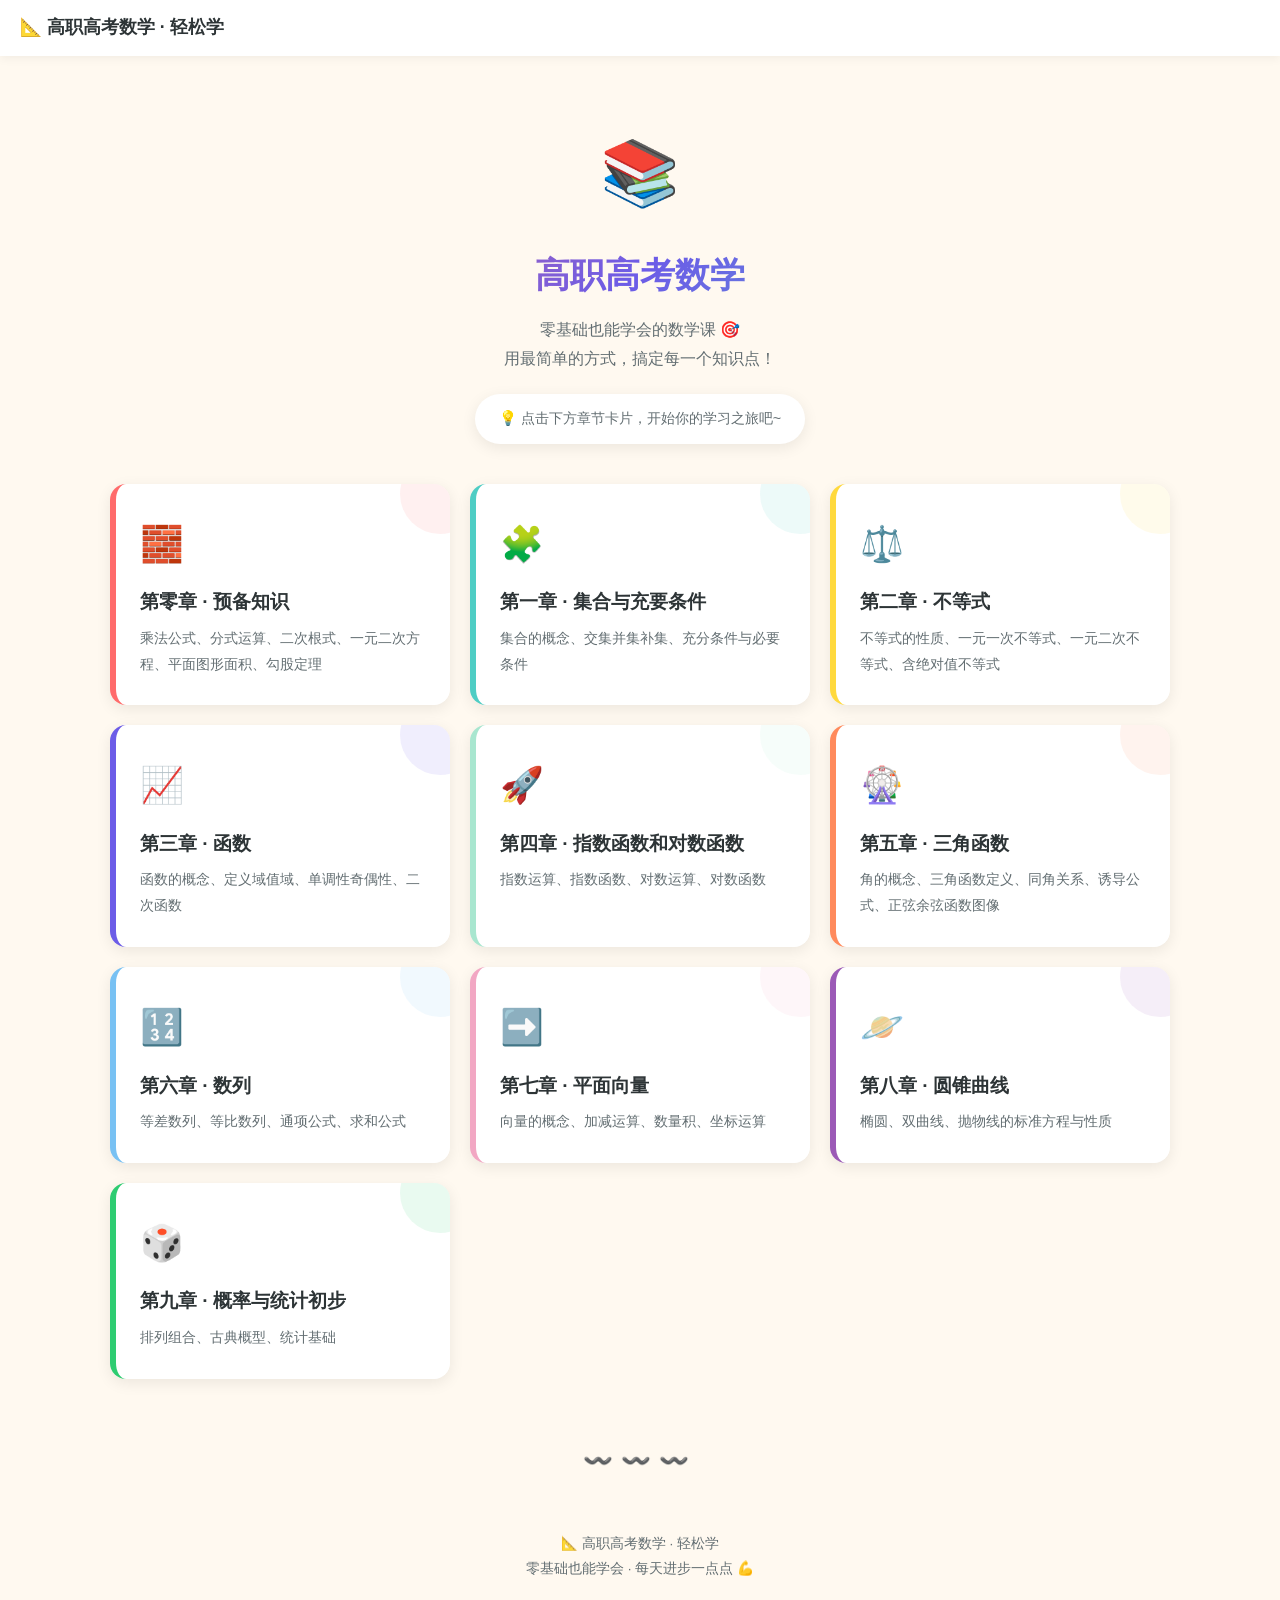
<file: index.html>
<!DOCTYPE html>
<html lang="zh-CN">

<head>
    <meta charset="UTF-8">
    <meta name="viewport" content="width=device-width, initial-scale=1.0">
    <title>高职高考数学 · 轻松学</title>
    <link rel="stylesheet" href="css/style.css">
    <style>
        /* 首页专属样式 */
        .hero {
            padding: 60px 20px 20px;
        }

        .hero .logo-emoji {
            font-size: 4rem;
            margin-bottom: 12px;
            animation: bounce 2s infinite;
        }

        @keyframes bounce {

            0%,
            100% {
                transform: translateY(0);
            }

            50% {
                transform: translateY(-10px);
            }
        }

        .hero h1 {
            background: linear-gradient(135deg, #FF6B6B, #6C5CE7, #4ECDC4);
            -webkit-background-clip: text;
            -webkit-text-fill-color: transparent;
            background-clip: text;
            font-size: 2.2rem;
        }

        .hero .slogan {
            margin-top: 10px;
            font-size: 1rem;
            color: var(--text-light);
            line-height: 1.8;
        }

        .hero .tips-box {
            display: inline-block;
            margin-top: 20px;
            padding: 12px 24px;
            background: #FFF;
            border-radius: 30px;
            box-shadow: var(--shadow);
            font-size: 0.9rem;
            color: var(--text-light);
        }

        .chapter-grid {
            padding-bottom: 40px;
        }

        /* 章节卡片悬浮装饰 */
        .chapter-card::after {
            content: '';
            position: absolute;
            top: -30px;
            right: -30px;
            width: 80px;
            height: 80px;
            border-radius: 50%;
            opacity: 0.1;
            background: var(--accent);
        }

        /* 底部波浪装饰 */
        .wave-divider {
            text-align: center;
            padding: 20px;
            font-size: 1.5rem;
            color: var(--text-light);
            letter-spacing: 8px;
        }
    </style>
</head>

<body>

    <!-- 顶部导航 -->
    <nav class="top-nav">
        <span class="nav-title">📐 高职高考数学 · 轻松学</span>
    </nav>

    <!-- 主视觉区 -->
    <section class="hero">
        <div class="logo-emoji">📚</div>
        <h1>高职高考数学</h1>
        <p class="slogan">零基础也能学会的数学课 🎯<br>用最简单的方式，搞定每一个知识点！</p>
        <div class="tips-box">
            💡 点击下方章节卡片，开始你的学习之旅吧~
        </div>
    </section>

    <!-- 章节卡片网格 -->
    <section class="chapter-grid">

        <!-- 第零章 -->
        <a href="chapters/chapter0.html" class="chapter-card animate-in delay-1"
            style="--accent: var(--ch0); border-left-color: var(--ch0);">
            <div class="ch-icon">🧱</div>
            <div class="ch-title">第零章 · 预备知识</div>
            <div class="ch-desc">乘法公式、分式运算、二次根式、一元二次方程、平面图形面积、勾股定理</div>
        </a>

        <!-- 第一章 -->
        <a href="chapters/chapter1.html" class="chapter-card animate-in delay-2"
            style="--accent: var(--ch1); border-left-color: var(--ch1);">
            <div class="ch-icon">🧩</div>
            <div class="ch-title">第一章 · 集合与充要条件</div>
            <div class="ch-desc">集合的概念、交集并集补集、充分条件与必要条件</div>
        </a>

        <!-- 第二章 -->
        <a href="chapters/chapter2.html" class="chapter-card animate-in delay-3"
            style="--accent: var(--ch2); border-left-color: var(--ch2);">
            <div class="ch-icon">⚖️</div>
            <div class="ch-title">第二章 · 不等式</div>
            <div class="ch-desc">不等式的性质、一元一次不等式、一元二次不等式、含绝对值不等式</div>
        </a>

        <!-- 第三章 -->
        <a href="chapters/chapter3.html" class="chapter-card animate-in delay-4"
            style="--accent: var(--ch3); border-left-color: var(--ch3);">
            <div class="ch-icon">📈</div>
            <div class="ch-title">第三章 · 函数</div>
            <div class="ch-desc">函数的概念、定义域值域、单调性奇偶性、二次函数</div>
        </a>

        <!-- 第四章 -->
        <a href="chapters/chapter4.html" class="chapter-card animate-in delay-5"
            style="--accent: var(--ch4); border-left-color: var(--ch4);">
            <div class="ch-icon">🚀</div>
            <div class="ch-title">第四章 · 指数函数和对数函数</div>
            <div class="ch-desc">指数运算、指数函数、对数运算、对数函数</div>
        </a>

        <!-- 第五章 -->
        <a href="chapters/chapter5.html" class="chapter-card animate-in delay-1"
            style="--accent: var(--ch5); border-left-color: var(--ch5);">
            <div class="ch-icon">🎡</div>
            <div class="ch-title">第五章 · 三角函数</div>
            <div class="ch-desc">角的概念、三角函数定义、同角关系、诱导公式、正弦余弦函数图像</div>
        </a>

        <!-- 第六章 -->
        <a href="chapters/chapter6.html" class="chapter-card animate-in delay-2"
            style="--accent: var(--ch6); border-left-color: var(--ch6);">
            <div class="ch-icon">🔢</div>
            <div class="ch-title">第六章 · 数列</div>
            <div class="ch-desc">等差数列、等比数列、通项公式、求和公式</div>
        </a>

        <!-- 第七章 -->
        <a href="chapters/chapter7.html" class="chapter-card animate-in delay-3"
            style="--accent: var(--ch7); border-left-color: var(--ch7);">
            <div class="ch-icon">➡️</div>
            <div class="ch-title">第七章 · 平面向量</div>
            <div class="ch-desc">向量的概念、加减运算、数量积、坐标运算</div>
        </a>

        <!-- 第八章 -->
        <a href="chapters/chapter8.html" class="chapter-card animate-in delay-4"
            style="--accent: var(--ch8); border-left-color: var(--ch8);">
            <div class="ch-icon">🪐</div>
            <div class="ch-title">第八章 · 圆锥曲线</div>
            <div class="ch-desc">椭圆、双曲线、抛物线的标准方程与性质</div>
        </a>

        <!-- 第九章 -->
        <a href="chapters/chapter9.html" class="chapter-card animate-in delay-5"
            style="--accent: var(--ch9); border-left-color: var(--ch9);">
            <div class="ch-icon">🎲</div>
            <div class="ch-title">第九章 · 概率与统计初步</div>
            <div class="ch-desc">排列组合、古典概型、统计基础</div>
        </a>

    </section>

    <!-- 底部装饰 -->
    <div class="wave-divider">〰️〰️〰️</div>

    <!-- 页脚 -->
    <footer class="site-footer">
        <p>📐 高职高考数学 · 轻松学</p>
        <p>零基础也能学会 · 每天进步一点点 💪</p>
    </footer>

    <script src="js/main.js"></script>
</body>

</html>
</file>
<file: css/style.css>
/* ========================================
   高职高考数学学习网站 - 全局样式
   卡通活泼风格 · 移动端优先
   ======================================== */

/* ---------- CSS 变量 ---------- */
:root {
    /* 章节主题色 */
    --ch0: #FF6B6B;
    /* 预备知识 - 珊瑚红 */
    --ch1: #4ECDC4;
    /* 集合 - 薄荷绿 */
    --ch2: #FFD93D;
    /* 不等式 - 向日葵黄 */
    --ch3: #6C5CE7;
    /* 函数 - 梦幻紫 */
    --ch4: #A8E6CF;
    /* 指数对数 - 抹茶绿 */
    --ch5: #FF8A5C;
    /* 三角函数 - 橘子橙 */
    --ch6: #78C1F3;
    /* 数列 - 天空蓝 */
    --ch7: #F2A7C3;
    /* 平面向量 - 樱花粉 */
    --ch8: #9B59B6;
    /* 圆锥曲线 - 葡萄紫 */
    --ch9: #2ECC71;
    /* 概率统计 - 翡翠绿 */

    /* 通用色 */
    --bg: #FFF9F0;
    --card-bg: #FFFFFF;
    --text: #2D3436;
    --text-light: #636E72;
    --shadow: 0 4px 15px rgba(0, 0, 0, 0.08);
    --radius: 16px;
    --radius-sm: 10px;

    /* 字体 */
    --font: 'PingFang SC', 'Hiragino Sans GB', 'Microsoft YaHei', sans-serif;
}

/* ---------- Reset ---------- */
*,
*::before,
*::after {
    margin: 0;
    padding: 0;
    box-sizing: border-box;
}

html {
    font-size: 16px;
    scroll-behavior: smooth;
}

body {
    font-family: var(--font);
    background: var(--bg);
    color: var(--text);
    line-height: 1.8;
    min-height: 100vh;
    -webkit-font-smoothing: antialiased;
}

a {
    text-decoration: none;
    color: inherit;
}

img {
    max-width: 100%;
    display: block;
}

/* ---------- 顶部导航栏 ---------- */
.top-nav {
    position: sticky;
    top: 0;
    z-index: 100;
    background: var(--card-bg);
    box-shadow: 0 2px 10px rgba(0, 0, 0, 0.06);
    padding: 12px 20px;
    display: flex;
    align-items: center;
    gap: 12px;
}

.top-nav .back-btn {
    display: inline-flex;
    align-items: center;
    gap: 4px;
    font-size: 0.95rem;
    color: var(--text-light);
    background: none;
    border: none;
    cursor: pointer;
    padding: 6px 10px;
    border-radius: 8px;
    transition: background 0.2s;
}

.top-nav .back-btn:hover {
    background: #f0f0f0;
}

.top-nav .nav-title {
    font-size: 1.1rem;
    font-weight: 700;
    flex: 1;
}

/* ---------- 首页 - 章节卡片网格 ---------- */
.hero {
    text-align: center;
    padding: 50px 20px 30px;
}

.hero h1 {
    font-size: 2rem;
    margin-bottom: 8px;
}

.hero p {
    color: var(--text-light);
    font-size: 1.05rem;
}

.chapter-grid {
    display: grid;
    grid-template-columns: repeat(auto-fill, minmax(280px, 1fr));
    gap: 20px;
    padding: 20px;
    max-width: 1100px;
    margin: 0 auto;
}

.chapter-card {
    background: var(--card-bg);
    border-radius: var(--radius);
    box-shadow: var(--shadow);
    padding: 28px 24px;
    transition: transform 0.25s, box-shadow 0.25s;
    cursor: pointer;
    border-left: 6px solid var(--accent, #ccc);
    position: relative;
    overflow: hidden;
}

.chapter-card:hover {
    transform: translateY(-4px);
    box-shadow: 0 8px 25px rgba(0, 0, 0, 0.12);
}

.chapter-card .ch-icon {
    font-size: 2.2rem;
    margin-bottom: 10px;
}

.chapter-card .ch-title {
    font-size: 1.2rem;
    font-weight: 700;
    margin-bottom: 6px;
}

.chapter-card .ch-desc {
    font-size: 0.9rem;
    color: var(--text-light);
}

/* ---------- 章节页面容器 ---------- */
.chapter-container {
    max-width: 800px;
    margin: 0 auto;
    padding: 20px 16px 60px;
}

.chapter-header {
    text-align: center;
    padding: 30px 0 20px;
}

.chapter-header .ch-emoji {
    font-size: 3rem;
    margin-bottom: 10px;
}

.chapter-header h1 {
    font-size: 1.8rem;
    margin-bottom: 6px;
}

.chapter-header .ch-subtitle {
    color: var(--text-light);
    font-size: 1rem;
}

/* ---------- 知识点导航（章节内） ---------- */
.section-nav {
    display: flex;
    flex-wrap: wrap;
    gap: 8px;
    margin-bottom: 30px;
    padding: 16px;
    background: var(--card-bg);
    border-radius: var(--radius);
    box-shadow: var(--shadow);
}

.section-nav a {
    padding: 6px 14px;
    border-radius: 20px;
    font-size: 0.85rem;
    font-weight: 600;
    background: #f0f0f0;
    transition: all 0.2s;
}

.section-nav a:hover,
.section-nav a.active {
    color: #fff;
}

/* ---------- 知识点卡片 ---------- */
.knowledge-card {
    background: var(--card-bg);
    border-radius: var(--radius);
    box-shadow: var(--shadow);
    margin-bottom: 28px;
    overflow: hidden;
}

.knowledge-card .card-header {
    padding: 20px 24px;
    color: #fff;
    font-size: 1.2rem;
    font-weight: 700;
    display: flex;
    align-items: center;
    gap: 10px;
}

.knowledge-card .card-body {
    padding: 24px;
}

/* ---------- 生活化引入 ---------- */
.intro-box {
    background: #FFF8E1;
    border-left: 4px solid #FFD93D;
    border-radius: var(--radius-sm);
    padding: 16px 18px;
    margin-bottom: 20px;
    font-size: 0.95rem;
    line-height: 1.9;
}

.intro-box .intro-icon {
    font-size: 1.3rem;
    margin-right: 6px;
}

/* ---------- 公式展示区 ---------- */
.formula-box {
    background: linear-gradient(135deg, #667eea22, #764ba222);
    border: 2px dashed #667eea88;
    border-radius: var(--radius-sm);
    padding: 20px;
    margin: 16px 0;
    text-align: center;
    font-size: 1.3rem;
    line-height: 2;
}

.formula-box .formula-label {
    display: block;
    font-size: 0.85rem;
    color: var(--text-light);
    margin-bottom: 8px;
    font-weight: 600;
}

.formula-box .katex {
    font-size: 1.4rem;
}

.formula-highlight {
    color: #E74C3C;
    font-weight: 700;
}

.formula-note {
    font-size: 0.9rem;
    color: var(--text-light);
    margin-top: 10px;
    text-align: center;
}

/* ---------- 大白话讲解 ---------- */
.explain-box {
    background: #E8F8F5;
    border-radius: var(--radius-sm);
    padding: 16px 18px;
    margin: 16px 0;
    font-size: 0.95rem;
    line-height: 1.9;
}

.explain-box::before {
    content: '💡 大白话讲解';
    display: block;
    font-weight: 700;
    margin-bottom: 8px;
    font-size: 1rem;
}

/* ---------- 例题区域 ---------- */
.example-block {
    border: 1px solid #e0e0e0;
    border-radius: var(--radius-sm);
    margin: 16px 0;
    overflow: hidden;
}

.example-block .example-title {
    padding: 12px 18px;
    font-weight: 700;
    font-size: 0.95rem;
    display: flex;
    align-items: center;
    gap: 8px;
}

.example-block .example-content {
    padding: 16px 18px;
    background: #FAFAFA;
    font-size: 0.95rem;
    line-height: 2;
}

.example-block .example-content .katex {
    font-size: 1.1rem;
}

/* 解题步骤折叠 */
.step-toggle {
    display: inline-flex;
    align-items: center;
    gap: 6px;
    background: none;
    border: 2px solid;
    border-radius: 8px;
    padding: 8px 16px;
    font-size: 0.9rem;
    font-weight: 600;
    cursor: pointer;
    margin-top: 10px;
    transition: all 0.2s;
}

.step-toggle:hover {
    opacity: 0.8;
}

.step-detail {
    max-height: 0;
    overflow: hidden;
    transition: max-height 0.4s ease;
    background: #fff;
    border-top: 1px dashed #e0e0e0;
}

.step-detail.open {
    max-height: 2000px;
}

.step-detail .step-inner {
    padding: 16px 18px;
    line-height: 2.2;
}

.step-detail .step-item {
    margin-bottom: 8px;
    padding-left: 8px;
    border-left: 3px solid;
}

/* ---------- 小测验区域 ---------- */
.quiz-section {
    margin-top: 40px;
    padding-top: 30px;
    border-top: 3px dashed #e0e0e0;
}

.quiz-section .quiz-title {
    text-align: center;
    font-size: 1.5rem;
    font-weight: 700;
    margin-bottom: 24px;
}

.quiz-card {
    background: var(--card-bg);
    border-radius: var(--radius);
    box-shadow: var(--shadow);
    margin-bottom: 20px;
    overflow: hidden;
}

.quiz-card .quiz-question {
    padding: 18px 20px;
    font-weight: 600;
    font-size: 1rem;
    line-height: 1.8;
    border-bottom: 1px solid #f0f0f0;
}

.quiz-card .quiz-options {
    padding: 12px 20px;
}

.quiz-option {
    display: block;
    width: 100%;
    text-align: left;
    padding: 12px 16px;
    margin: 6px 0;
    border: 2px solid #e8e8e8;
    border-radius: var(--radius-sm);
    background: #FAFAFA;
    font-size: 0.95rem;
    cursor: pointer;
    transition: all 0.2s;
    line-height: 1.6;
}

.quiz-option:hover {
    border-color: #aaa;
    background: #f5f5f5;
}

.quiz-option.correct {
    border-color: #2ECC71;
    background: #E8F8F0;
    color: #27AE60;
    font-weight: 600;
}

.quiz-option.wrong {
    border-color: #E74C3C;
    background: #FDEDEC;
    color: #C0392B;
}

.quiz-option:disabled {
    cursor: default;
    opacity: 0.7;
}

.quiz-option:disabled:hover {
    border-color: #e8e8e8;
    background: #FAFAFA;
}

.quiz-option.correct:disabled,
.quiz-option.wrong:disabled {
    opacity: 1;
}

.quiz-explanation {
    padding: 14px 20px;
    background: #FFF8E1;
    font-size: 0.9rem;
    line-height: 1.8;
    display: none;
    border-top: 1px solid #f0f0f0;
}

.quiz-explanation.show {
    display: block;
}

/* 测验结果 */
.quiz-result {
    text-align: center;
    padding: 30px 20px;
    background: var(--card-bg);
    border-radius: var(--radius);
    box-shadow: var(--shadow);
    margin-top: 20px;
    display: none;
}

.quiz-result.show {
    display: block;
}

.quiz-result .score {
    font-size: 3rem;
    font-weight: 700;
}

.quiz-result .score-text {
    font-size: 1.1rem;
    color: var(--text-light);
    margin-top: 8px;
}

.quiz-result .encouragement {
    font-size: 1.2rem;
    margin-top: 12px;
    font-weight: 600;
}

/* 提交按钮 */
.quiz-submit {
    display: block;
    width: 100%;
    max-width: 300px;
    margin: 24px auto 0;
    padding: 14px;
    border: none;
    border-radius: var(--radius-sm);
    color: #fff;
    font-size: 1.1rem;
    font-weight: 700;
    cursor: pointer;
    transition: transform 0.2s, box-shadow 0.2s;
}

.quiz-submit:hover {
    transform: translateY(-2px);
    box-shadow: 0 4px 15px rgba(0, 0, 0, 0.15);
}

/* ---------- 进度条 ---------- */
.progress-bar {
    position: fixed;
    top: 0;
    left: 0;
    height: 4px;
    z-index: 200;
    transition: width 0.3s;
    border-radius: 0 2px 2px 0;
}

/* ---------- 页脚 ---------- */
.site-footer {
    text-align: center;
    padding: 30px 20px;
    color: var(--text-light);
    font-size: 0.85rem;
}

/* ---------- 工具类 ---------- */
.text-center {
    text-align: center;
}

.mt-1 {
    margin-top: 8px;
}

.mt-2 {
    margin-top: 16px;
}

.mt-3 {
    margin-top: 24px;
}

.mb-1 {
    margin-bottom: 8px;
}

.mb-2 {
    margin-bottom: 16px;
}

.mb-3 {
    margin-bottom: 24px;
}

/* ---------- 响应式 ---------- */
@media (max-width: 768px) {
    .hero h1 {
        font-size: 1.6rem;
    }

    .chapter-grid {
        grid-template-columns: 1fr;
        padding: 16px;
        gap: 14px;
    }

    .chapter-container {
        padding: 12px 12px 50px;
    }

    .chapter-header h1 {
        font-size: 1.5rem;
    }

    .knowledge-card .card-body {
        padding: 16px;
    }

    .formula-box {
        padding: 14px;
        font-size: 1.1rem;
    }

    .formula-box .katex {
        font-size: 1.15rem;
    }

    .quiz-card .quiz-question {
        padding: 14px 16px;
    }

    .quiz-card .quiz-options {
        padding: 10px 16px;
    }
}

@media (max-width: 380px) {
    html {
        font-size: 14px;
    }
}

/* ---------- 动画 ---------- */
@keyframes fadeInUp {
    from {
        opacity: 0;
        transform: translateY(20px);
    }

    to {
        opacity: 1;
        transform: translateY(0);
    }
}

.animate-in {
    animation: fadeInUp 0.5s ease forwards;
}

/* 延迟动画 */
.delay-1 {
    animation-delay: 0.1s;
    opacity: 0;
}

.delay-2 {
    animation-delay: 0.2s;
    opacity: 0;
}

.delay-3 {
    animation-delay: 0.3s;
    opacity: 0;
}

.delay-4 {
    animation-delay: 0.4s;
    opacity: 0;
}

.delay-5 {
    animation-delay: 0.5s;
    opacity: 0;
}

/* ---------- 滚动条美化 ---------- */
::-webkit-scrollbar {
    width: 8px;
}

::-webkit-scrollbar-track {
    background: #f1f1f1;
}

::-webkit-scrollbar-thumb {
    background: #ccc;
    border-radius: 4px;
}

::-webkit-scrollbar-thumb:hover {
    background: #aaa;
}

/* ---------- KaTeX 行内公式间距 ---------- */
.katex {
    font-size: 1.1em !important;
}

p .katex,
li .katex {
    padding: 0 2px;
}

/* ---------- 提示标签 ---------- */
.tag {
    display: inline-block;
    padding: 2px 10px;
    border-radius: 12px;
    font-size: 0.75rem;
    font-weight: 600;
    color: #fff;
    margin-left: 8px;
    vertical-align: middle;
}

.tag-easy {
    background: #2ECC71;
}

.tag-medium {
    background: #F39C12;
}

.tag-hard {
    background: #E74C3C;
}
</file>
